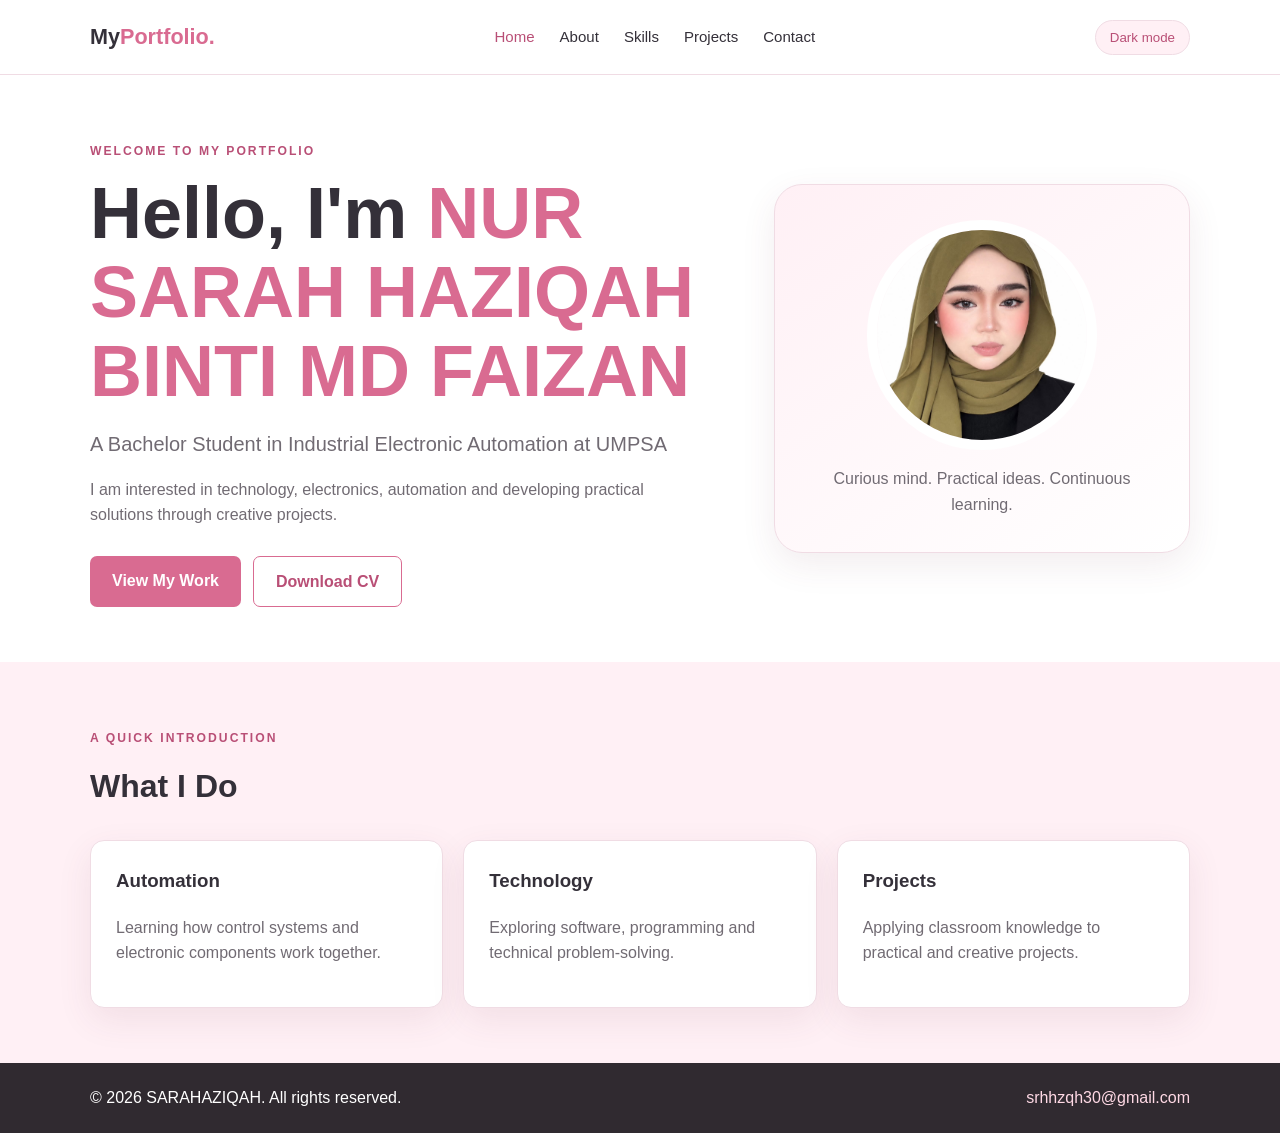
<file: index.html>
<!DOCTYPE html>
<html lang="en">
<head>
    <meta charset="UTF-8">
    <meta name="viewport" content="width=device-width, initial-scale=1.0">
    <title>Home | My Portfolio</title>
    <link rel="stylesheet" href="css/style.css">
    <script src="js/script.js" defer></script>
</head>
<body>
    <header class="site-header">
        <nav class="navbar container" aria-label="Main navigation">
            <a class="logo" href="index.html">My<span>Portfolio.</span></a>
            <button class="menu-toggle" aria-label="Open navigation menu" aria-expanded="false">☰</button>
            <ul class="nav-links">
                <li><a class="active" href="index.html">Home</a></li>
                <li><a href="about.html">About</a></li>
                <li><a href="skills.html">Skills</a></li>
                <li><a href="projects.html">Projects</a></li>
                <li><a href="contact.html">Contact</a></li>
            </ul>
            <button class="theme-toggle" type="button">Dark mode</button>
        </nav>
    </header>

    <main>
        <section class="hero container">
            <div class="hero-text">
                <p class="eyebrow">WELCOME TO MY PORTFOLIO</p>
                <h1>Hello, I'm <span class="pink-text">NUR SARAH HAZIQAH BINTI MD FAIZAN</span></h1>
                <h2 class="typing-line">A Bachelor Student in Industrial Electronic Automation at UMPSA</h2>
                <p>I am interested in technology, electronics, automation and developing practical solutions through creative projects.</p>
                <div class="hero-buttons">
                    <a class="button" href="projects.html">View My Work</a>
                    <a class="button button-outline" href="docs/CV_NURSARAHHAZIQAH.pdf" download="CV_NURSARAHHAZIQAH.pdf" target="_blank" rel="noopener">Download CV</a>
                </div>
            </div>
            <div class="hero-card">
                <img src="images/profile.jpg" alt="My Profile Photo" class="profile-photo">
                <p class="card-caption">Curious mind. Practical ideas. Continuous learning.</p>
            </div>
        </section>

        <section class="section soft-section">
            <div class="container">
                <p class="eyebrow">A QUICK INTRODUCTION</p>
                <h2 class="section-title">What I Do</h2>
                <div class="three-columns">
                    <article class="info-card">
                        <h3>Automation</h3>
                        <p>Learning how control systems and electronic components work together.</p>
                    </article>
                    <article class="info-card">
                        <h3>Technology</h3>
                        <p>Exploring software, programming and technical problem-solving.</p>
                    </article>
                    <article class="info-card">
                        <h3>Projects</h3>
                        <p>Applying classroom knowledge to practical and creative projects.</p>
                    </article>
                </div>
            </div>
        </section>
    </main>

    <footer class="site-footer">
        <div class="container footer-content">
            <p>© <span class="current-year"></span> SARAHAZIQAH. All rights reserved.</p>
            <div><a href="mailto:srhhzqh30@gmail.com">srhhzqh30@gmail.com</a></div>
        </div>
    </footer>
    <button class="back-to-top" type="button" aria-label="Back to top">↑</button>
</body>
</html>
</file>
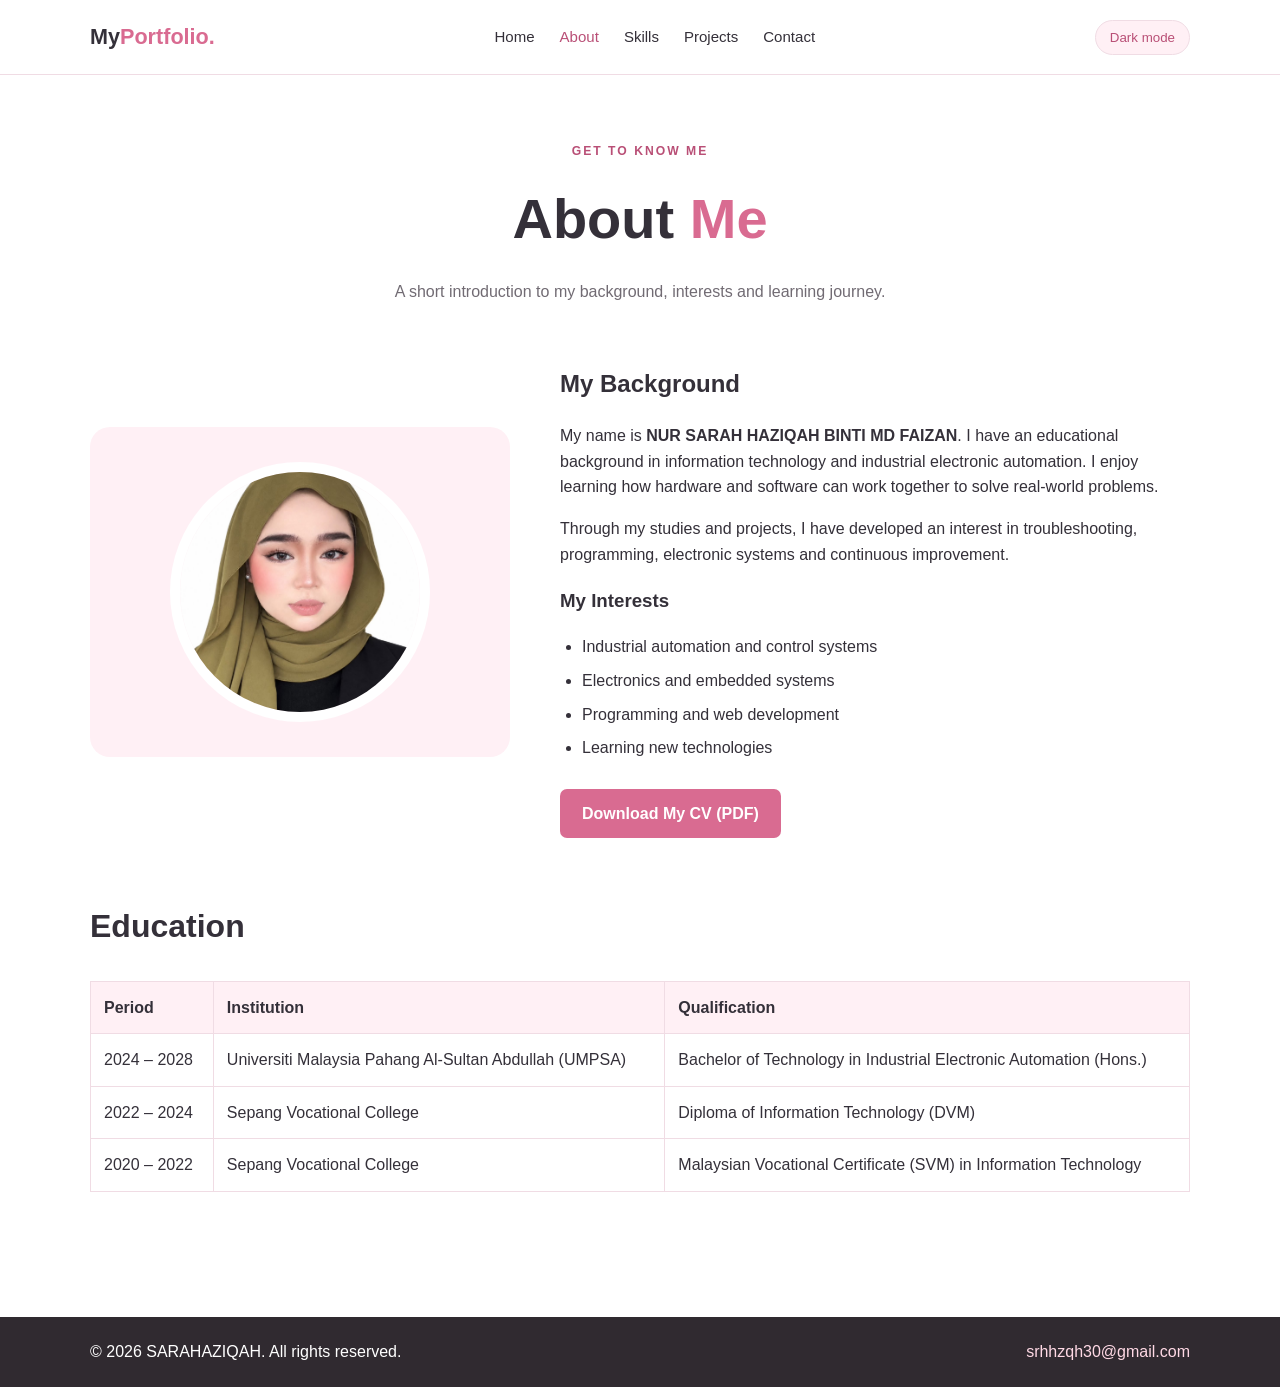
<file: about.html>
<!DOCTYPE html>
<html lang="en">
<head>
    <meta charset="UTF-8">
    <meta name="viewport" content="width=device-width, initial-scale=1.0">
    <title>About Me | My Portfolio</title>
    <link rel="stylesheet" href="css/style.css">
    <script src="js/script.js" defer></script>
</head>
<body>
    <header class="site-header">
        <nav class="navbar container" aria-label="Main navigation">
            <a class="logo" href="index.html">My<span>Portfolio.</span></a>
            <button class="menu-toggle" aria-label="Open navigation menu" aria-expanded="false">☰</button>
            <ul class="nav-links">
                <li><a href="index.html">Home</a></li>
                <li><a class="active" href="about.html">About</a></li>
                <li><a href="skills.html">Skills</a></li>
                <li><a href="projects.html">Projects</a></li>
                <li><a href="contact.html">Contact</a></li>
            </ul>
            <button class="theme-toggle" type="button">Dark mode</button>
        </nav>
    </header>

    <main class="container page-main">
        <section class="page-heading">
            <p class="eyebrow">GET TO KNOW ME</p>
            <h1>About <span class="pink-text">Me</span></h1>
            <p>A short introduction to my background, interests and learning journey.</p>
        </section>

        <section class="about-layout">
            <div class="about-art">
                <img src="images/profile.jpg" alt="My Profile Photo" class="profile-photo large">
            </div>
            <div>
                <h2>My Background</h2>
                <p>My name is <strong>NUR SARAH HAZIQAH BINTI MD FAIZAN</strong>. I have an educational background in information technology and industrial electronic automation. I enjoy learning how hardware and software can work together to solve real-world problems.</p>
                <p>Through my studies and projects, I have developed an interest in troubleshooting, programming, electronic systems and continuous improvement.</p>
                <h3>My Interests</h3>
                <ul class="styled-list">
                    <li>Industrial automation and control systems</li>
                    <li>Electronics and embedded systems</li>
                    <li>Programming and web development</li>
                    <li>Learning new technologies</li>
                </ul>
                <div class="hero-buttons">
                    <a class="button" href="docs/CV_NURSARAHHAZIQAH.pdf" download="CV_NURSARAHHAZIQAH.pdf" target="_blank" rel="noopener">Download My CV (PDF)</a>
                </div>
            </div>
        </section>

        <section class="section">
            <h2 class="section-title">Education</h2>
            <div class="table-wrap">
                <table>
                    <thead><tr><th>Period</th><th>Institution</th><th>Qualification</th></tr></thead>
                    <tbody>
                        <tr><td>2024 – 2028</td><td>Universiti Malaysia Pahang Al-Sultan Abdullah (UMPSA)</td><td>Bachelor of Technology in Industrial Electronic Automation (Hons.)</td></tr>
                        <tr><td>2022 – 2024</td><td>Sepang Vocational College</td><td>Diploma of Information Technology (DVM)</td></tr>
                        <tr><td>2020 – 2022</td><td>Sepang Vocational College</td><td>Malaysian Vocational Certificate (SVM) in Information Technology</td></tr>
                    </tbody>
                </table>
            </div>
        </section>
    </main>

    <footer class="site-footer">
        <div class="container footer-content">
            <p>© <span class="current-year"></span> SARAHAZIQAH. All rights reserved.</p>
            <div><a href="mailto:srhhzqh30@gmail.com">srhhzqh30@gmail.com</a></div>
        </div>
    </footer>
    <button class="back-to-top" type="button" aria-label="Back to top">↑</button>
</body>
</html>
</file>
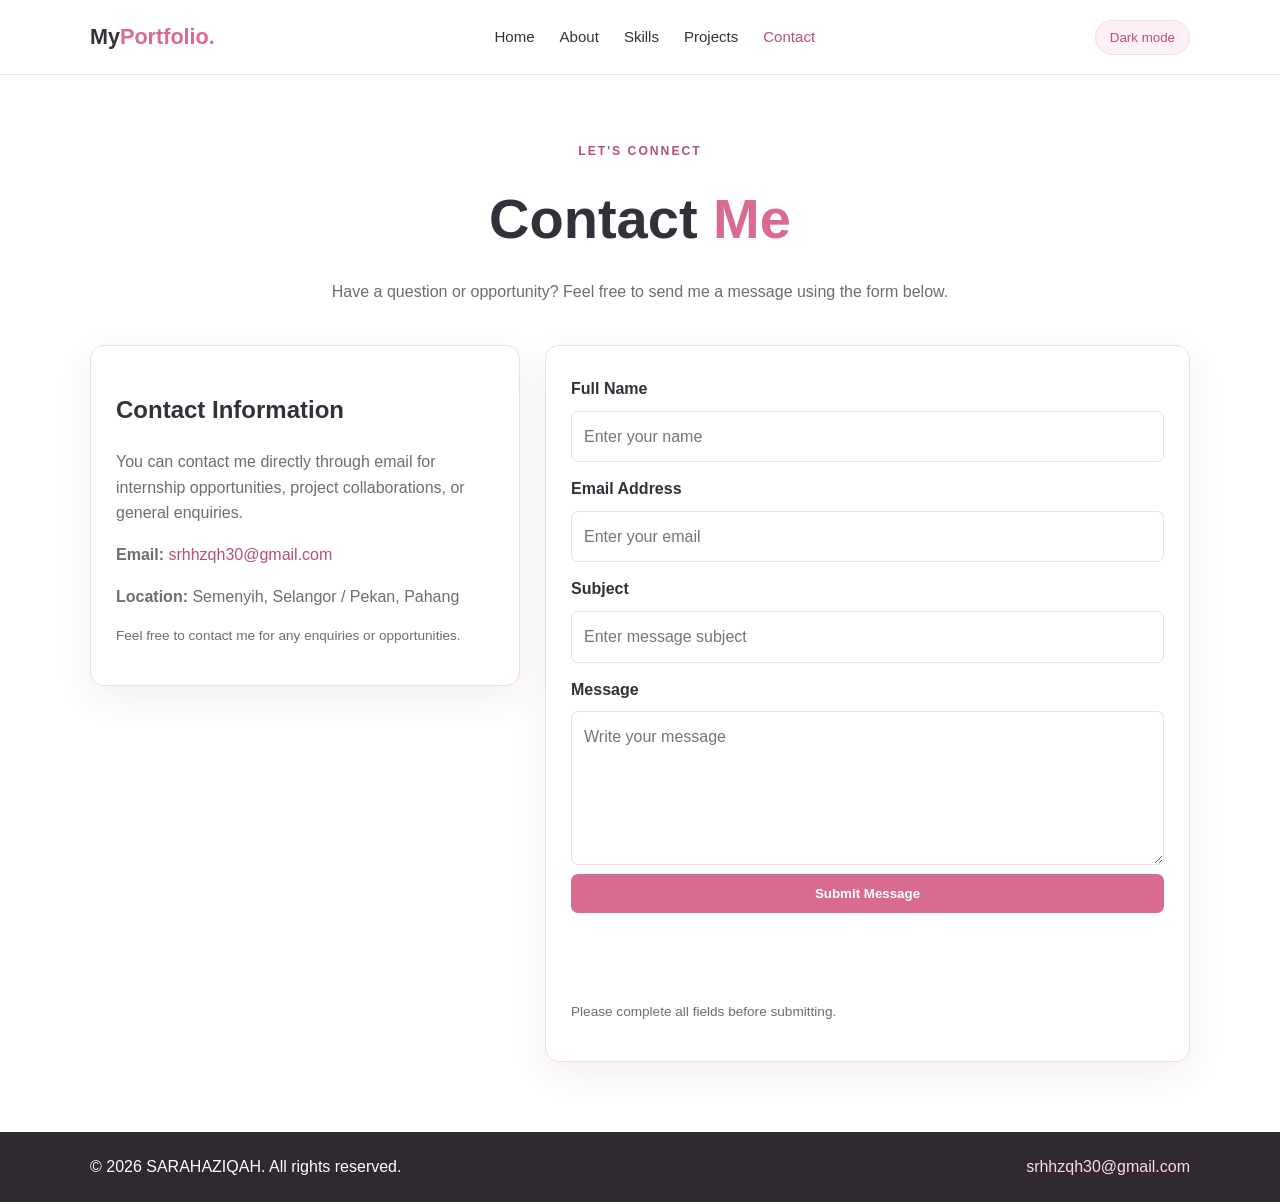
<file: contact.html>
<!DOCTYPE html>
<html lang="en">
<head>
    <meta charset="UTF-8">
    <meta name="viewport" content="width=device-width, initial-scale=1.0">
    <title>Contact | My Portfolio</title>

    <!-- Connect CSS -->
    <link rel="stylesheet" href="css/style.css">

    <!-- Connect JavaScript -->
    <script src="js/script.js" defer></script>
</head>

<body>

    <!-- Navigation Bar -->
    <header class="site-header">
        <nav class="navbar container" aria-label="Main navigation">

            <a class="logo" href="index.html">
                My<span>Portfolio.</span>
            </a>

            <button class="menu-toggle" aria-label="Open navigation menu" aria-expanded="false">
                ☰
            </button>

            <ul class="nav-links">
                <li><a href="index.html">Home</a></li>
                <li><a href="about.html">About</a></li>
                <li><a href="skills.html">Skills</a></li>
                <li><a href="projects.html">Projects</a></li>
                <li><a class="active" href="contact.html">Contact</a></li>
            </ul>

            <button class="theme-toggle" type="button">
                Dark mode
            </button>

        </nav>
    </header>


    <!-- Main Content -->
    <main class="container page-main">

        <section class="page-heading">
            <p class="eyebrow">LET'S CONNECT</p>

            <h1>
                Contact <span class="pink-text">Me</span>
            </h1>

            <p>
                Have a question or opportunity?
                Feel free to send me a message using the form below.
            </p>
        </section>


        <!-- Contact Information and Form -->
        <section class="contact-layout">

            <!-- Contact Information -->
            <div class="contact-info info-card">

                <h2>Contact Information</h2>

                <p>
                    You can contact me directly through email for internship opportunities, project collaborations, or general enquiries.
                </p>

                <p>
                    <strong>Email:</strong>
                    <a href="mailto:srhhzqh30@gmail.com">
                        srhhzqh30@gmail.com
                    </a>
                </p>

                <p>
                    <strong>Location:</strong>
                    Semenyih, Selangor / Pekan, Pahang
                </p>

                <p class="small-note">
                    Feel free to contact me for any enquiries
                    or opportunities.
                </p>

            </div>


            <!-- Contact Form -->
            <form class="contact-form" id="contactForm" novalidate>

                <label for="name">Full Name</label>

                <input
                    type="text"
                    id="name"
                    name="name"
                    placeholder="Enter your name"
                >


                <label for="email">Email Address</label>

                <input
                    type="email"
                    id="email"
                    name="email"
                    placeholder="Enter your email"
                >


                <label for="subject">Subject</label>

                <input
                    type="text"
                    id="subject"
                    name="subject"
                    placeholder="Enter message subject"
                >


                <label for="message">Message</label>

                <textarea
                    id="message"
                    name="message"
                    rows="5"
                    placeholder="Write your message"
                ></textarea>


                <button class="button" type="submit">
                    Submit Message
                </button>


                <!-- Validation Message -->
                <p id="formMessage" class="form-message"
                   aria-live="polite"></p>

                <p class="small-note">
                    Please complete all fields before submitting.
                </p>

            </form>

        </section>

    </main>


    <!-- Footer -->
    <footer class="site-footer">

        <div class="container footer-content">

            <p>
                © <span class="current-year"></span>
                SARAHAZIQAH. All rights reserved.
            </p>

            <div>
                <a href="mailto:srhhzqh30@gmail.com">srhhzqh30@gmail.com</a>
            </div>

        </div>

    </footer>


    <!-- Back to Top Button -->
    <button class="back-to-top" type="button"
            aria-label="Back to top">
        ↑
    </button>

</body>
</html>
</file>
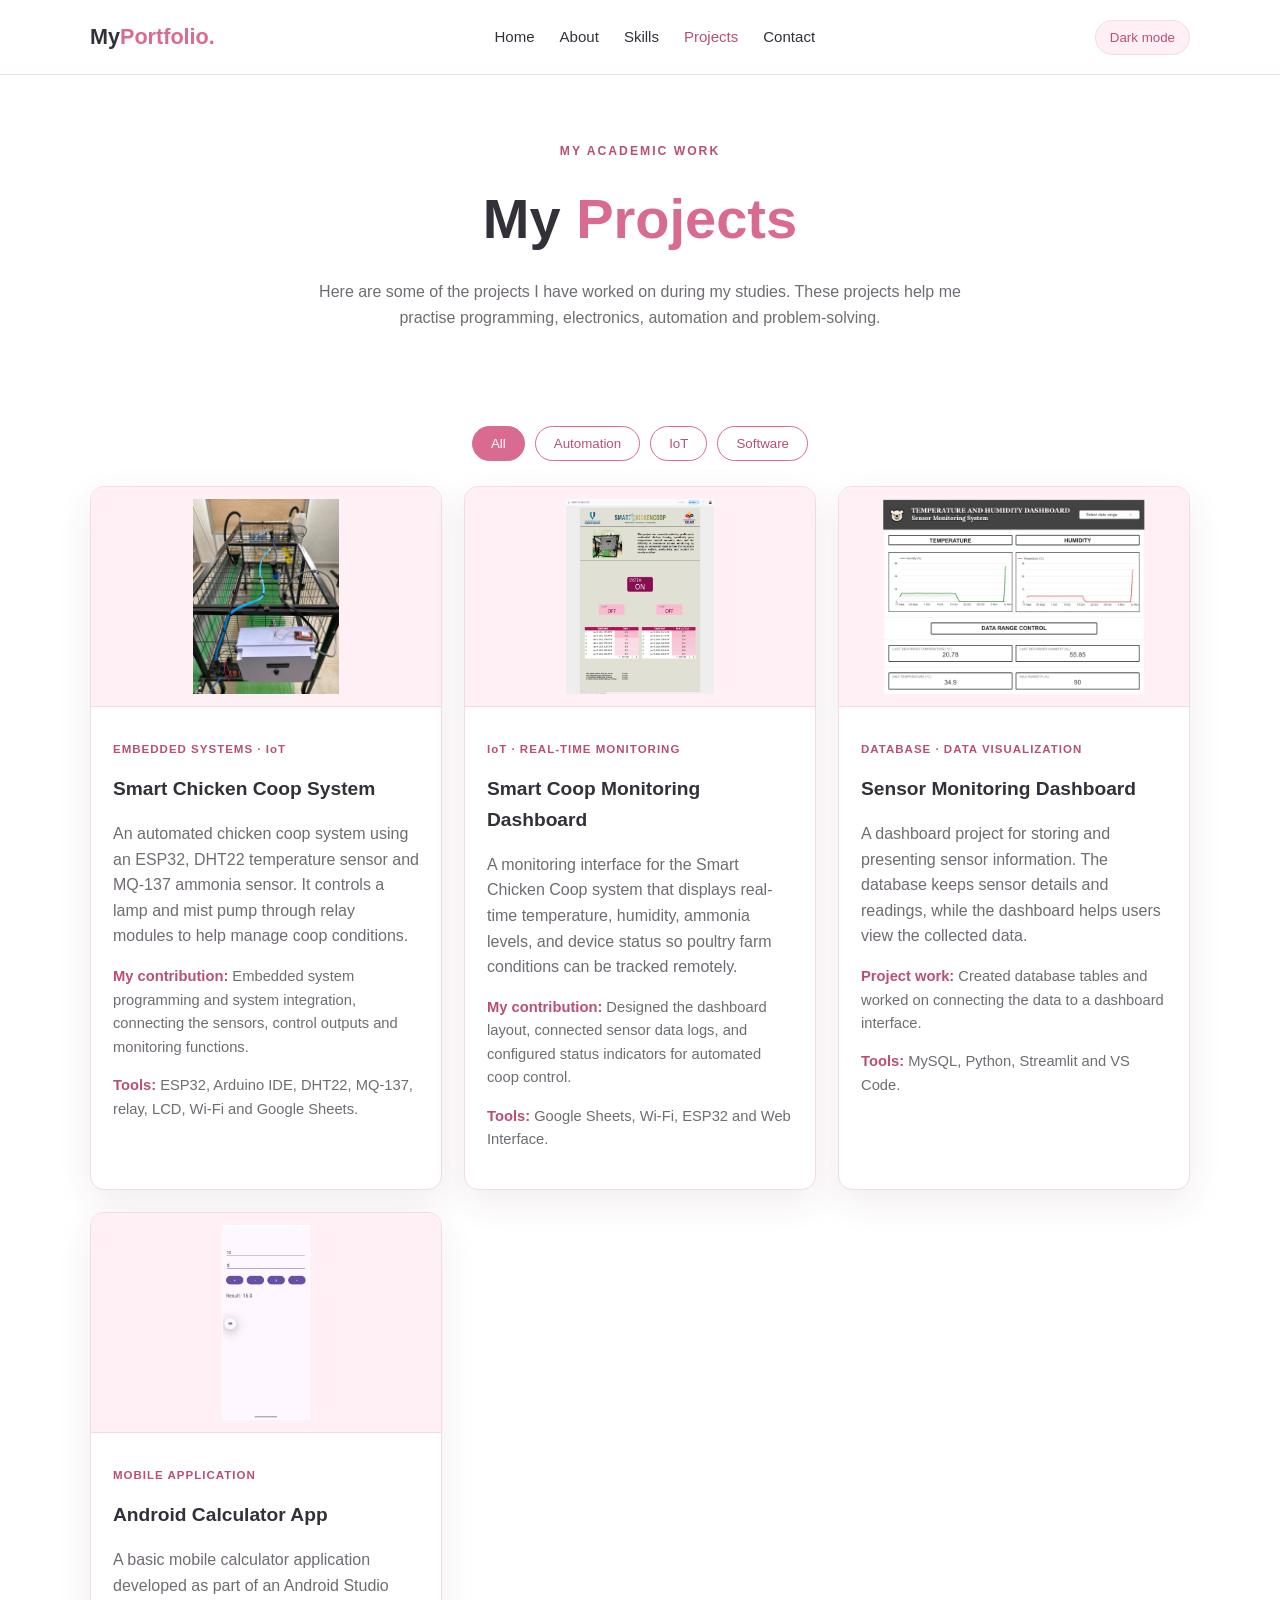
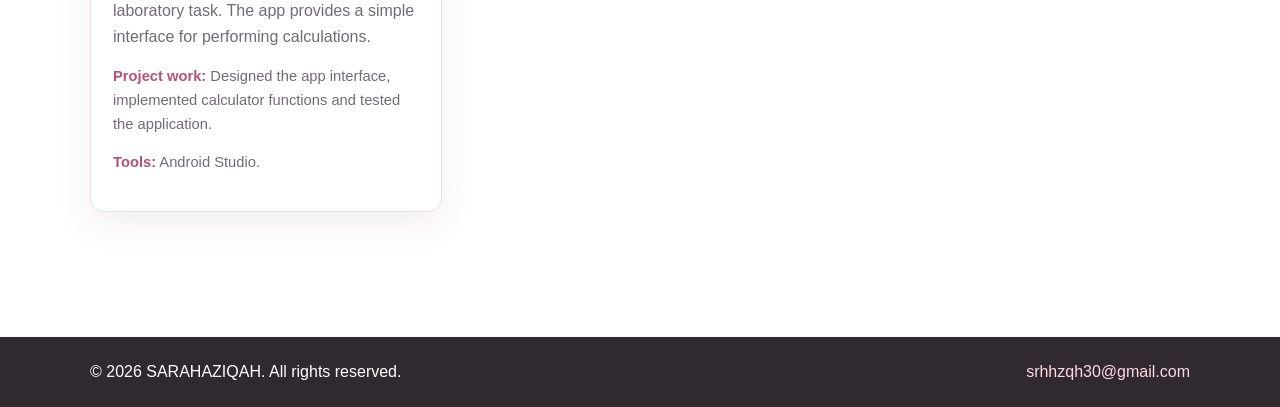
<file: projects.html>
<!DOCTYPE html>
<html lang="en">
<head>
  <meta charset="UTF-8">
  <meta name="viewport" content="width=device-width, initial-scale=1.0">
  <title>Projects | My Portfolio</title>
  <link rel="stylesheet" href="css/style.css">
  <script src="js/script.js" defer></script>
</head>
<body>
  <header class="site-header">
    <nav class="navbar container" aria-label="Main navigation">
      <a class="logo" href="index.html">My<span>Portfolio.</span></a>
      <button class="menu-toggle" aria-label="Open navigation menu" aria-expanded="false">☰</button>
      <ul class="nav-links">
        <li><a href="index.html">Home</a></li>
        <li><a href="about.html">About</a></li>
        <li><a href="skills.html">Skills</a></li>
        <li><a class="active" href="projects.html">Projects</a></li>
        <li><a href="contact.html">Contact</a></li>
      </ul>
      <button class="theme-toggle" type="button">Dark mode</button>
    </nav>
  </header>

  <main class="container page-main">
    <section class="page-heading">
      <p class="eyebrow">MY ACADEMIC WORK</p>
      <h1>My <span class="pink-text">Projects</span></h1>
      <p>Here are some of the projects I have worked on during my studies. These projects help me practise programming, electronics, automation and problem-solving.</p>
    </section>

    <section class="section">
      <div class="filter-buttons" aria-label="Filter projects">
        <button class="filter-btn selected" data-filter="all" type="button">All</button>
        <button class="filter-btn" data-filter="automation" type="button">Automation</button>
        <button class="filter-btn" data-filter="iot" type="button">IoT</button>
        <button class="filter-btn" data-filter="software" type="button">Software</button>
      </div>

      <div class="project-grid">
        <article class="project-card" data-category="iot automation">
          <img class="project-photo" src="images/projects/smart-coop.jpg" alt="Chicken coop used for the Smart Chicken Coop project">
          <div class="project-content">
            <p class="project-type">EMBEDDED SYSTEMS · IoT</p>
            <h2>Smart Chicken Coop System</h2>
            <p>An automated chicken coop system using an ESP32, DHT22 temperature sensor and MQ-137 ammonia sensor. It controls a lamp and mist pump through relay modules to help manage coop conditions.</p>
            <p class="project-contribution"><strong>My contribution:</strong> Embedded system programming and system integration, connecting the sensors, control outputs and monitoring functions.</p>
            <p class="project-tools"><strong>Tools:</strong> ESP32, Arduino IDE, DHT22, MQ-137, relay, LCD, Wi-Fi and Google Sheets.</p>
          </div>
        </article>

        <article class="project-card" data-category="iot software">
          <img class="project-photo" src="images/projects/coop-dashboard.jpg" alt="Smart Chicken Coop monitoring dashboard interface">
          <div class="project-content">
            <p class="project-type">IoT · REAL-TIME MONITORING</p>
            <h2>Smart Coop Monitoring Dashboard</h2>
            <p>A monitoring interface for the Smart Chicken Coop system that displays real-time temperature, humidity, ammonia levels, and device status so poultry farm conditions can be tracked remotely.</p>
            <p class="project-contribution"><strong>My contribution:</strong> Designed the dashboard layout, connected sensor data logs, and configured status indicators for automated coop control.</p>
            <p class="project-tools"><strong>Tools:</strong> Google Sheets, Wi-Fi, ESP32 and Web Interface.</p>
          </div>
        </article>

        <article class="project-card" data-category="software iot">
          <img class="project-photo" src="images/projects/database.jpg" alt="Illustration of a database and data chart">
          <div class="project-content">
            <p class="project-type">DATABASE · DATA VISUALIZATION</p>
            <h2>Sensor Monitoring Dashboard</h2>
            <p>A dashboard project for storing and presenting sensor information. The database keeps sensor details and readings, while the dashboard helps users view the collected data.</p>
            <p class="project-contribution"><strong>Project work:</strong> Created database tables and worked on connecting the data to a dashboard interface.</p>
            <p class="project-tools"><strong>Tools:</strong> MySQL, Python, Streamlit and VS Code.</p>
          </div>
        </article>

        <article class="project-card" data-category="software">
          <img class="project-photo" src="images/projects/calculator.jpg" alt="Illustration of a calculator application">
          <div class="project-content">
            <p class="project-type">MOBILE APPLICATION</p>
            <h2>Android Calculator App</h2>
            <p>A basic mobile calculator application developed as part of an Android Studio laboratory task. The app provides a simple interface for performing calculations.</p>
            <p class="project-contribution"><strong>Project work:</strong> Designed the app interface, implemented calculator functions and tested the application.</p>
            <p class="project-tools"><strong>Tools:</strong> Android Studio.</p>
          </div>
        </article>
      </div>
    </section>
  </main>

  <footer class="site-footer">
    <div class="container footer-content">
      <p>© <span class="current-year"></span> SARAHAZIQAH. All rights reserved.</p>
      <div><a href="mailto:srhhzqh30@gmail.com">srhhzqh30@gmail.com</a></div>
    </div>
  </footer>

  <button class="back-to-top" type="button" aria-label="Back to top">↑</button>
</body>
</html>
</file>
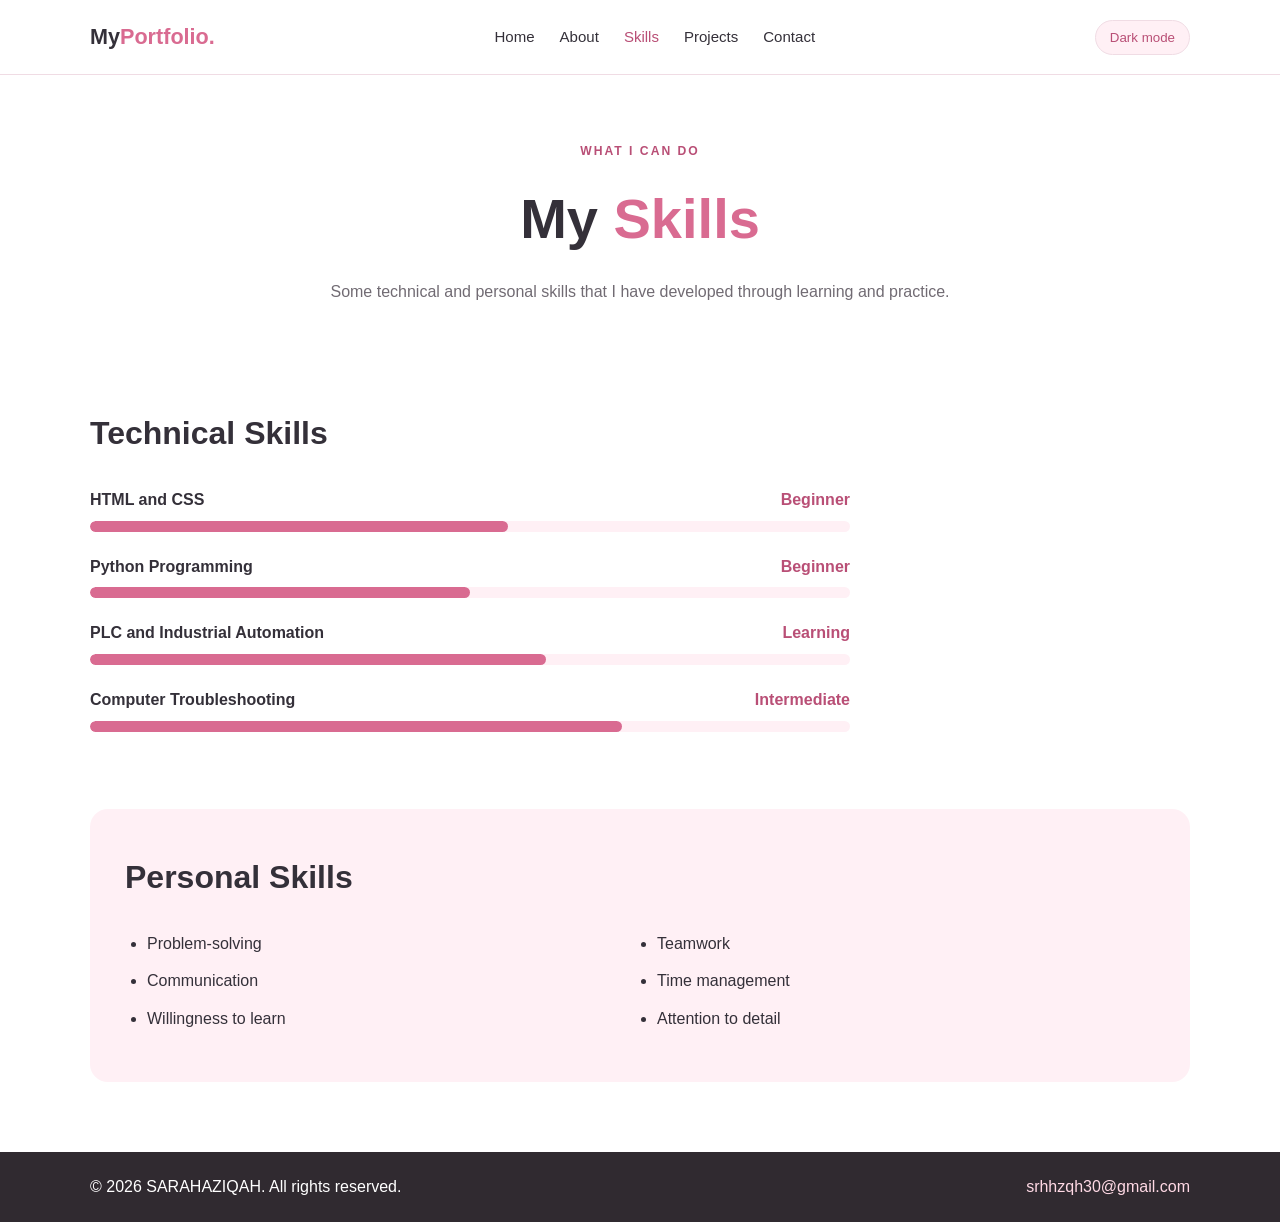
<file: skills.html>
<!DOCTYPE html>
<html lang="en">
<head>
    <meta charset="UTF-8">
    <meta name="viewport" content="width=device-width, initial-scale=1.0">
    <title>Skills | My Portfolio</title>
    <link rel="stylesheet" href="css/style.css">
    <script src="js/script.js" defer></script>
</head>
<body>
    <header class="site-header">
        <nav class="navbar container" aria-label="Main navigation">
            <a class="logo" href="index.html">My<span>Portfolio.</span></a>
            <button class="menu-toggle" aria-label="Open navigation menu" aria-expanded="false">☰</button>
            <ul class="nav-links">
                <li><a href="index.html">Home</a></li><li><a href="about.html">About</a></li><li><a class="active" href="skills.html">Skills</a></li><li><a href="projects.html">Projects</a></li><li><a href="contact.html">Contact</a></li>
            </ul>
            <button class="theme-toggle" type="button">Dark mode</button>
        </nav>
    </header>

    <main class="container page-main">
        <section class="page-heading">
            <p class="eyebrow">WHAT I CAN DO</p>
            <h1>My <span class="pink-text">Skills</span></h1>
            <p>Some technical and personal skills that I have developed through learning and practice.</p>
        </section>

        <section class="section">
            <h2 class="section-title">Technical Skills</h2>
            <div class="skill-list">
                <div class="skill-item"><div class="skill-label"><span>HTML and CSS</span><span>Beginner</span></div><div class="skill-track"><div class="skill-fill" style="width: 55%"></div></div></div>
                <div class="skill-item"><div class="skill-label"><span>Python Programming</span><span>Beginner</span></div><div class="skill-track"><div class="skill-fill" style="width: 50%"></div></div></div>
                <div class="skill-item"><div class="skill-label"><span>PLC and Industrial Automation</span><span>Learning</span></div><div class="skill-track"><div class="skill-fill" style="width: 60%"></div></div></div>
                <div class="skill-item"><div class="skill-label"><span>Computer Troubleshooting</span><span>Intermediate</span></div><div class="skill-track"><div class="skill-fill" style="width: 70%"></div></div></div>
            </div>
        </section>

        <section class="section soft-section inner-soft">
            <h2 class="section-title">Personal Skills</h2>
            <ul class="two-column-list">
                <li>Problem-solving</li><li>Teamwork</li><li>Communication</li><li>Time management</li><li>Willingness to learn</li><li>Attention to detail</li>
            </ul>
        </section>
    </main>

    <footer class="site-footer">
        <div class="container footer-content">
            <p>© <span class="current-year"></span> SARAHAZIQAH. All rights reserved.</p>
            <div><a href="mailto:srhhzqh30@gmail.com">srhhzqh30@gmail.com</a></div>
        </div>
    </footer>
    <button class="back-to-top" type="button" aria-label="Back to top">↑</button>
</body>
</html>
</file>
<file: css/style.css>
/* General page settings */
:root {
    --pink: #d96b91;
    --pink-dark: #b94f76;
    --pink-light: #fff0f5;
    --text: #343039;
    --muted: #716b73;
    --background: #ffffff;
    --card: #ffffff;
    --border: #f0dce4;
    --shadow: 0 12px 35px rgba(110, 55, 78, 0.09);
}

* {
    box-sizing: border-box;
}

html {
    scroll-behavior: smooth;
}

body {
    margin: 0;
    font-family: Arial, Helvetica, sans-serif;
    color: var(--text);
    background: var(--background);
    line-height: 1.6;
}

a {
    color: var(--pink-dark);
    text-decoration: none;
}

a:hover {
    text-decoration: underline;
}

.container {
    width: min(1100px, 90%);
    margin: 0 auto;
}

/* Navigation */
.site-header {
    position: sticky;
    top: 0;
    z-index: 10;
    background: rgba(255, 255, 255, 0.96);
    border-bottom: 1px solid var(--border);
}

.navbar {
    min-height: 74px;
    display: flex;
    align-items: center;
    justify-content: space-between;
    gap: 20px;
}

.logo {
    color: var(--text);
    font-size: 1.35rem;
    font-weight: 800;
}

.logo span,
.pink-text {
    color: var(--pink);
}

.nav-links {
    display: flex;
    align-items: center;
    gap: 25px;
    list-style: none;
    margin: 0;
    padding: 0;
}

.nav-links a {
    color: var(--text);
    font-size: 0.94rem;
}

.nav-links a.active,
.nav-links a:hover {
    color: var(--pink-dark);
}

.theme-toggle,
.menu-toggle {
    border: 1px solid var(--border);
    background: var(--pink-light);
    color: var(--pink-dark);
    border-radius: 20px;
    padding: 9px 14px;
    cursor: pointer;
}

.menu-toggle {
    display: none;
    font-size: 1.1rem;
}

/* Home page */
.hero {
    min-height: 570px;
    display: grid;
    grid-template-columns: 1.2fr 0.8fr;
    align-items: center;
    gap: 60px;
    padding-top: 55px;
    padding-bottom: 55px;
}

.eyebrow {
    color: var(--pink-dark);
    font-size: 0.76rem;
    font-weight: 700;
    letter-spacing: 2px;
}

.hero h1 {
    font-size: clamp(2.5rem, 6vw, 4.5rem);
    line-height: 1.1;
    margin: 12px 0;
}

.hero h2 {
    font-size: 1.25rem;
    font-weight: 500;
    color: var(--muted);
}

.hero-text > p:not(.eyebrow) {
    max-width: 570px;
    color: var(--muted);
}

.hero-buttons {
    display: flex;
    flex-wrap: wrap;
    gap: 12px;
    margin-top: 28px;
}

.button {
    display: inline-block;
    border: 0;
    border-radius: 7px;
    padding: 12px 22px;
    background: var(--pink);
    color: white;
    font-weight: 700;
    cursor: pointer;
    transition: 0.25s;
}

.button:hover {
    background: var(--pink-dark);
    color: white;
    text-decoration: none;
    transform: translateY(-2px);
}

.button-outline {
    background: transparent;
    border: 1px solid var(--pink);
    color: var(--pink-dark);
}

.button-outline:hover {
    background: var(--pink-light);
    color: var(--pink-dark);
}

.hero-card {
    background: linear-gradient(145deg, var(--pink-light), #ffffff);
    border: 1px solid var(--border);
    border-radius: 28px;
    padding: 35px;
    text-align: center;
    box-shadow: var(--shadow);
}

.profile-placeholder {
    width: 230px;
    height: 230px;
    max-width: 100%;
    margin: 0 auto;
    display: grid;
    place-items: center;
    border-radius: 50%;
    background: #f4bfd0;
    color: #8f3f60;
    font-size: 4rem;
    font-weight: 800;
    border: 10px solid white;
}

.profile-placeholder.large {
    width: 260px;
    height: 260px;
}

/* MY PROFILE PHOTO */
.profile-photo {
    width: 230px;
    height: 230px;
    max-width: 100%;
    object-fit: cover;
    border-radius: 50%;
    border: 10px solid white;
    display: block;
    margin: 0 auto;
}

.profile-photo.large {
    width: 260px;
    height: 260px;
}

.card-caption {
    color: var(--muted);
    margin-bottom: 0;
}

/* Shared sections and cards */
.section {
    padding-top: 55px;
    padding-bottom: 55px;
}

.soft-section {
    background: var(--pink-light);
}

.inner-soft {
    padding: 35px;
    border-radius: 18px;
}

.section-title {
    font-size: 2rem;
    margin: 8px 0 28px;
}

.three-columns {
    display: grid;
    grid-template-columns: repeat(3, 1fr);
    gap: 20px;
}

.info-card,
.project-card,
.contact-form {
    background: var(--card);
    border: 1px solid var(--border);
    border-radius: 14px;
    padding: 25px;
    box-shadow: var(--shadow);
}

.info-card h3 {
    margin-top: 0;
}

.info-card p,
.project-card p {
    color: var(--muted);
}

/* Inner pages */
.page-main {
    min-height: 70vh;
    padding-top: 55px;
    padding-bottom: 70px;
}

.page-heading {
    text-align: center;
    max-width: 700px;
    margin: 0 auto 40px;
}

.page-heading h1 {
    font-size: clamp(2.4rem, 5vw, 3.5rem);
    margin: 5px 0;
}

.page-heading > p:last-child {
    color: var(--muted);
}

.about-layout {
    display: grid;
    grid-template-columns: 0.8fr 1.2fr;
    align-items: center;
    gap: 50px;
}

.about-art {
    background: var(--pink-light);
    padding: 35px;
    border-radius: 20px;
}

.styled-list {
    padding-left: 22px;
}

.styled-list li {
    margin: 8px 0;
}

.table-wrap {
    overflow-x: auto;
}

table {
    width: 100%;
    border-collapse: collapse;
    background: var(--card);
}

th,
td {
    border: 1px solid var(--border);
    padding: 13px;
    text-align: left;
}

th {
    background: var(--pink-light);
}

.small-note {
    color: var(--muted);
    font-size: 0.85rem;
}

/* Skills */
.skill-list {
    max-width: 760px;
}

.skill-item {
    margin: 22px 0;
}

.skill-label {
    display: flex;
    justify-content: space-between;
    gap: 15px;
    margin-bottom: 8px;
    font-weight: 700;
}

.skill-label span:last-child {
    color: var(--pink-dark);
}

.skill-track {
    height: 11px;
    background: var(--pink-light);
    border-radius: 20px;
    overflow: hidden;
}

.skill-fill {
    height: 100%;
    background: var(--pink);
    border-radius: 20px;
}

.two-column-list {
    display: grid;
    grid-template-columns: 1fr 1fr;
    gap: 12px;
    padding-left: 22px;
}

/* Projects */
.filter-buttons {
    display: flex;
    flex-wrap: wrap;
    justify-content: center;
    gap: 10px;
    margin-bottom: 25px;
}

.filter-btn {
    border: 1px solid var(--pink);
    border-radius: 20px;
    background: white;
    color: var(--pink-dark);
    padding: 9px 18px;
    cursor: pointer;
}

.filter-btn.selected,
.filter-btn:hover {
    background: var(--pink);
    color: white;
}

.project-grid {
    display: grid;
    grid-template-columns: repeat(3, 1fr);
    gap: 22px;
}

.project-card {
    padding: 0;
    overflow: hidden;
    transition: transform 0.25s;
}

.project-card:hover {
    transform: translateY(-5px);
}

.project-visual {
    min-height: 150px;
    display: grid;
    place-items: center;
    color: #8f3f60;
    font-size: 2.5rem;
    font-weight: 800;
    background: var(--pink-light);
}

.visual-two {
    background: #f8dce7;
}

.visual-three {
    background: #fbeaf0;
}

.project-content {
    padding: 22px;
}

.project-content h2 {
    font-size: 1.2rem;
}

.project-type {
    color: var(--pink-dark) !important;
    font-size: 0.72rem;
    font-weight: 700;
    letter-spacing: 1px;
}

.project-card.hidden {
    display: none;
}

/* Contact */
.contact-layout {
    display: grid;
    grid-template-columns: 0.8fr 1.2fr;
    gap: 25px;
    align-items: start;
}

.contact-form {
    display: flex;
    flex-direction: column;
    gap: 9px;
}

.contact-form label {
    font-weight: 700;
    margin-top: 5px;
}

.contact-form input,
.contact-form textarea {
    width: 100%;
    border: 1px solid var(--border);
    border-radius: 7px;
    padding: 12px;
    font: inherit;
    background: var(--background);
    color: var(--text);
}

.contact-form input:focus,
.contact-form textarea:focus {
    outline: 2px solid #e7a5bb;
    border-color: var(--pink);
}

.form-message {
    min-height: 24px;
    font-weight: 700;
}

.form-message.error {
    color: #b42318;
}

.form-message.success {
    color: #18794e;
}

/* Footer and back-to-top */
.site-footer {
    background: #302a30;
    color: white;
    padding: 22px 0;
}

.footer-content {
    display: flex;
    justify-content: space-between;
    align-items: center;
    gap: 15px;
}

.footer-content p {
    margin: 0;
}

.footer-content a {
    color: #ffd9e5;
}

.back-to-top {
    display: none;
    position: fixed;
    right: 22px;
    bottom: 22px;
    border: 0;
    border-radius: 50%;
    width: 43px;
    height: 43px;
    background: var(--pink);
    color: white;
    font-size: 1.3rem;
    cursor: pointer;
}

.back-to-top.show {
    display: block;
}

/* Dark theme */
body.dark-mode {
    --text: #f4edf1;
    --muted: #c7bac1;
    --background: #211d22;
    --card: #302932;
    --border: #51414b;
    --pink-light: #3a2932;
    --shadow: 0 12px 35px rgba(0, 0, 0, 0.18);
}

body.dark-mode .site-header {
    background: rgba(33, 29, 34, 0.97);
}

body.dark-mode .nav-links a {
    color: var(--text);
}

body.dark-mode .filter-btn {
    background: var(--card);
}

body.dark-mode .filter-btn.selected,
body.dark-mode .filter-btn:hover {
    background: var(--pink);
    color: white;
}

body.dark-mode .hero-card {
    background: linear-gradient(145deg, var(--pink-light), var(--card));
}

body.dark-mode th {
    background: var(--pink-light);
}

/* Responsive layouts */
@media (max-width: 768px) {
    .navbar {
        flex-wrap: wrap;
        padding-top: 12px;
        padding-bottom: 12px;
    }

    .menu-toggle {
        display: block;
        margin-left: auto;
    }

    .theme-toggle {
        order: 3;
    }

    .nav-links {
        display: none;
        order: 4;
        width: 100%;
        flex-direction: column;
        align-items: flex-start;
        gap: 12px;
        padding: 12px 0;
    }

    .nav-links.open {
        display: flex;
    }

    .hero,
    .about-layout,
    .contact-layout {
        grid-template-columns: 1fr;
        gap: 30px;
    }

    .hero {
        text-align: center;
        min-height: auto;
    }

    .hero-text > p:not(.eyebrow) {
        margin-left: auto;
        margin-right: auto;
    }

    .hero-buttons {
        justify-content: center;
    }

    .three-columns,
    .project-grid {
        grid-template-columns: 1fr 1fr;
    }
}

@media (max-width: 480px) {
    .three-columns,
    .project-grid {
        grid-template-columns: 1fr;
    }

    .hero {
        padding-top: 35px;
    }

    .profile-placeholder {
        width: 180px;
        height: 180px;
    }

    .profile-photo {
        width: 180px;
        height: 180px;
    }

    .two-column-list {
        grid-template-columns: 1fr;
    }

    .footer-content {
        flex-direction: column;
        text-align: center;
    }

    .inner-soft {
        padding: 22px;
    }
}

/* Project images and additional project details */
.project-photo {
    display: block;
    width: 100%;
    height: 220px;
    object-fit: contain;
    background: var(--pink-light);
    padding: 12px;
    border-bottom: 1px solid var(--border);
}

.project-contribution,
.project-tools {
    font-size: 0.92rem;
}

.project-contribution strong,
.project-tools strong {
    color: var(--pink-dark);
}

.project-note {
    margin-top: 22px;
}

@media (max-width: 900px) {
    .project-grid {
        grid-template-columns: repeat(2, 1fr);
    }
}

@media (max-width: 600px) {
    .project-grid {
        grid-template-columns: 1fr;
    }

    .project-photo {
        height: 220px;
    }
}
</file>
